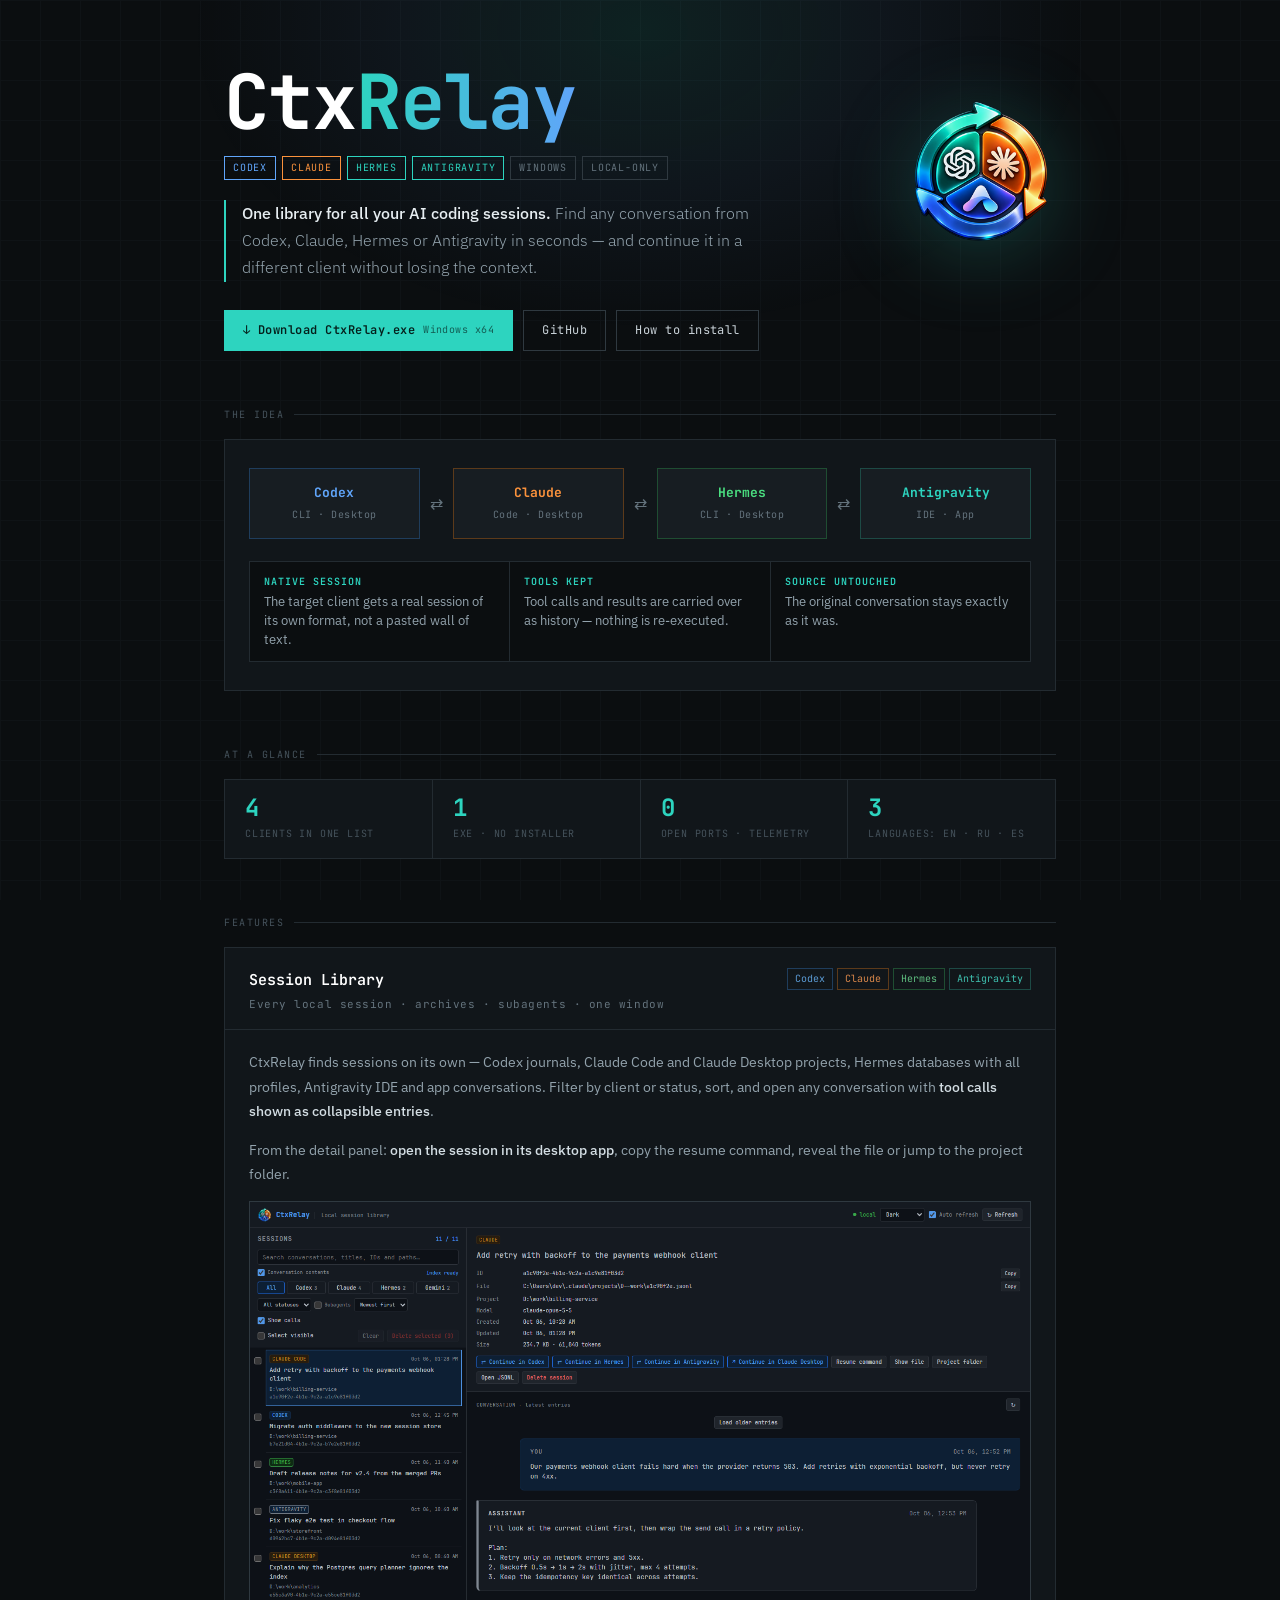
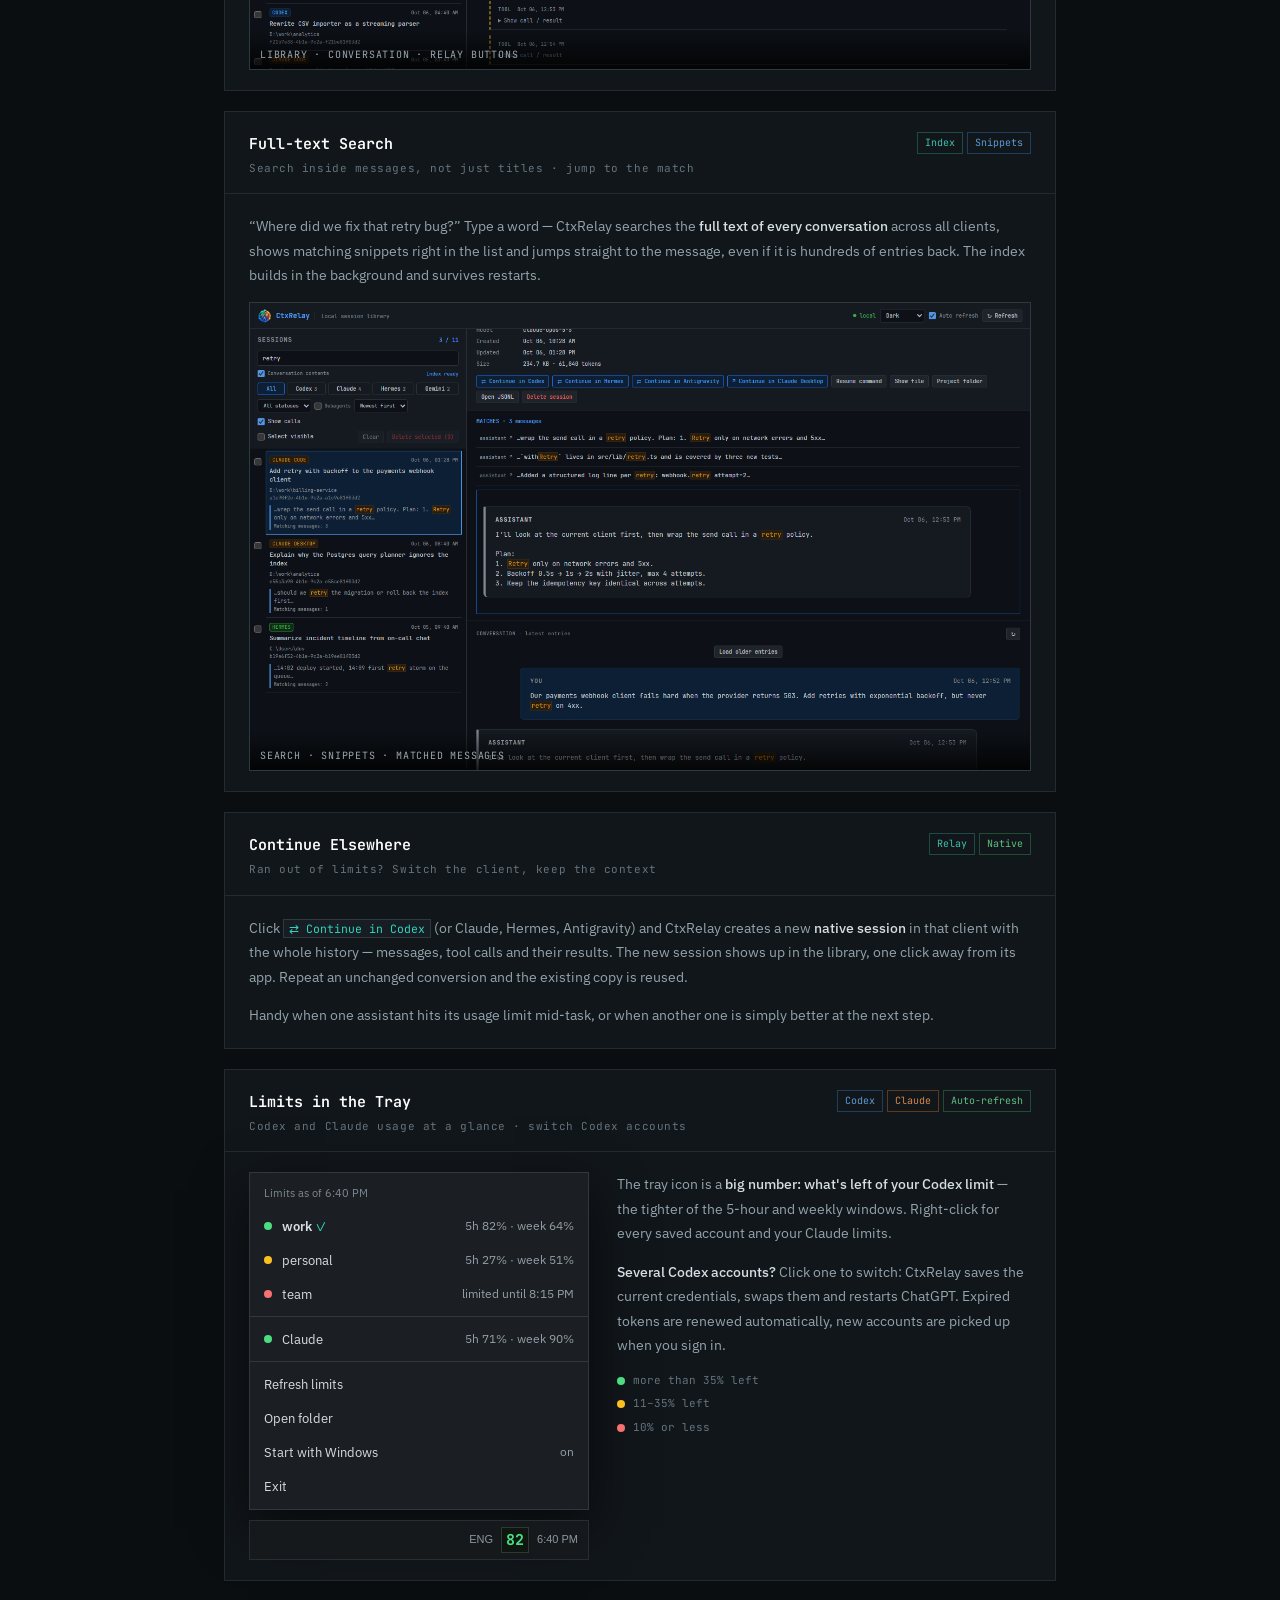
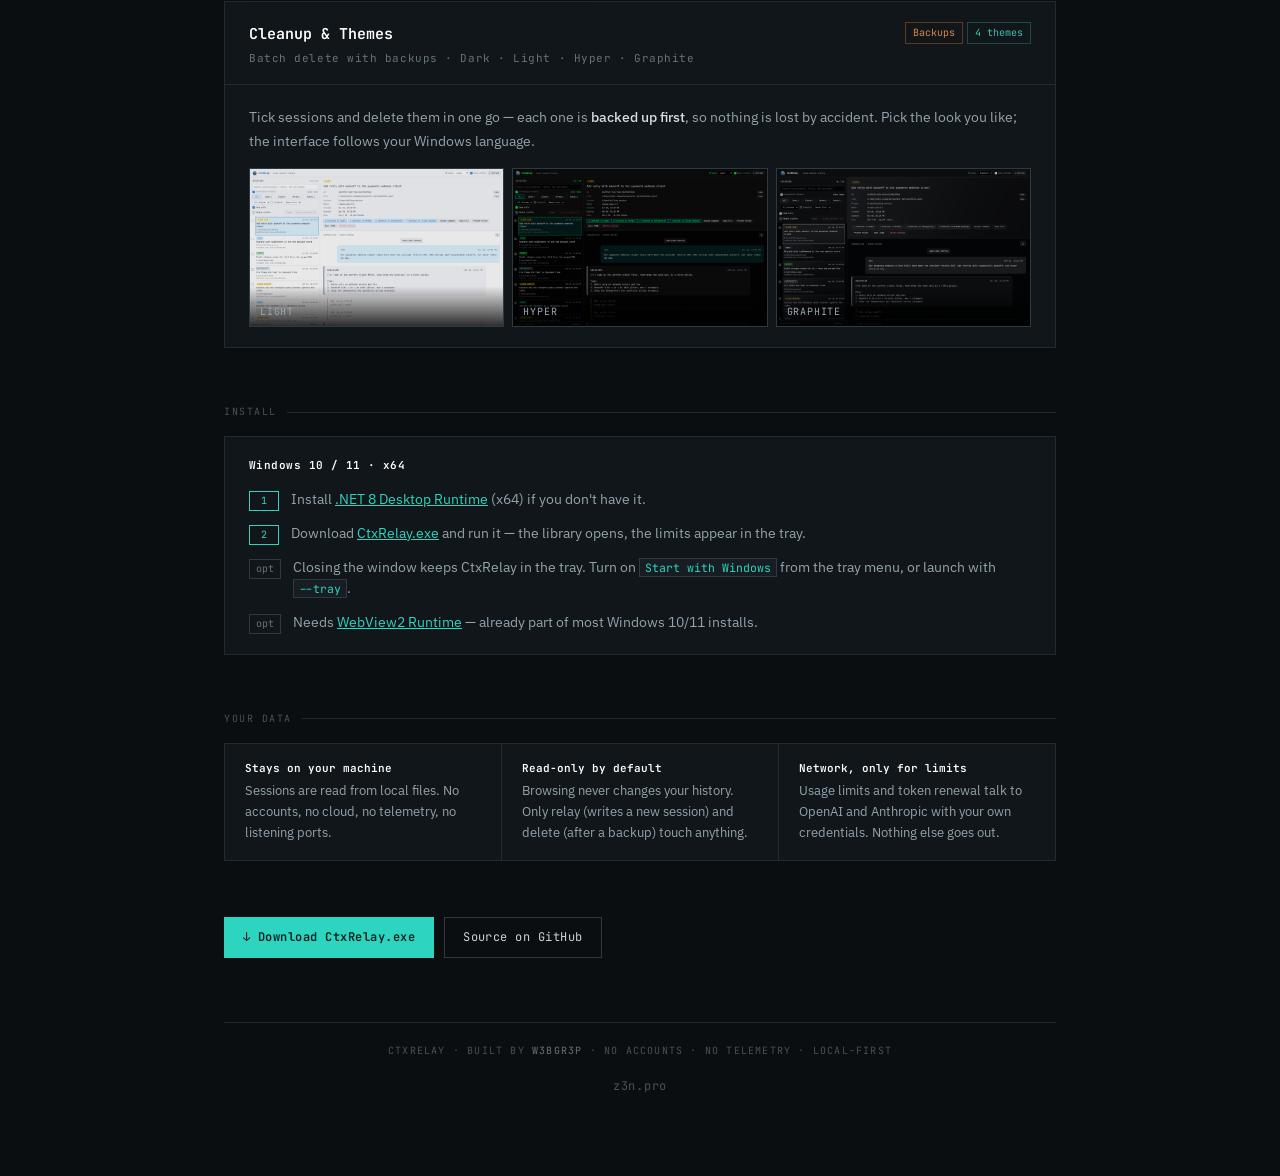
<file: docs/index.html>
<!DOCTYPE html>
<html lang="en">
<head>
  <meta charset="UTF-8">
  <meta name="viewport" content="width=device-width, initial-scale=1.0">
  <title>CtxRelay — one library for all your AI coding sessions</title>
  <meta name="description" content="Search Codex, Claude, Hermes and Antigravity sessions in one place and continue any conversation in another client. Windows, local, single exe.">
  <meta property="og:title" content="CtxRelay">
  <meta property="og:description" content="One library for Codex, Claude, Hermes and Antigravity sessions. Search them, read them, relay them to another client.">
  <meta property="og:image" content="images/library.png">
  <link rel="icon" type="image/png" href="images/logo.png">
  <link rel="preconnect" href="https://fonts.googleapis.com">
  <link href="https://fonts.googleapis.com/css2?family=JetBrains+Mono:wght@300;400;600;700&family=IBM+Plex+Sans:wght@300;400;500&display=swap" rel="stylesheet">
  <style>
    :root{
      --bg:#0b0e10;--bg2:#11161a;--bg3:#171d22;
      --border:#232b31;--border2:#2f3940;
      --text:#c9d2d8;--text-dim:#64737d;--text-muted:#45525b;--prose:#93a3ad;
      --teal:#2dd4bf;--orange:#fb923c;--blue:#60a5fa;--green:#4ade80;--amber:#fbbf24;--red:#f87171;
    }
    *{margin:0;padding:0;box-sizing:border-box}
    html{scroll-behavior:smooth}
    body{background:var(--bg);color:var(--text);font-family:'JetBrains Mono',monospace;font-size:13px;line-height:1.6;overflow-x:hidden}
    body::before{content:'';position:fixed;inset:0;background-image:linear-gradient(var(--border) 1px,transparent 1px),linear-gradient(90deg,var(--border) 1px,transparent 1px);background-size:40px 40px;opacity:.22;pointer-events:none;z-index:0}
    body::after{content:'';position:fixed;top:-30vh;left:50%;width:900px;height:600px;transform:translateX(-50%);background:radial-gradient(closest-side,rgba(45,212,191,.10),rgba(96,165,250,.05) 55%,transparent);pointer-events:none;z-index:0}
    .wrap{position:relative;z-index:1;max-width:880px;margin:0 auto;padding:64px 24px 80px}
    a{color:inherit}

    /* HERO */
    .hero{display:grid;grid-template-columns:1fr auto;gap:32px;align-items:center;margin-bottom:28px}
    .hero-logo{width:150px;height:150px;filter:drop-shadow(0 10px 40px rgba(45,212,191,.25))}
    .hero-name{font-size:clamp(44px,8vw,76px);font-weight:700;letter-spacing:-2px;color:#fff;line-height:1;margin-bottom:16px}
    .hero-name span{background:linear-gradient(90deg,var(--teal),var(--blue));-webkit-background-clip:text;background-clip:text;color:transparent}
    .hero-tags{display:flex;flex-wrap:wrap;gap:6px;margin-bottom:20px}
    .tag{font-size:10px;letter-spacing:.08em;text-transform:uppercase;padding:3px 8px;border:1px solid var(--border2);color:var(--text-dim)}
    .tag.t{border-color:var(--teal);color:var(--teal)}
    .tag.o{border-color:var(--orange);color:var(--orange)}
    .tag.b{border-color:var(--blue);color:var(--blue)}
    .hero-bio{font-family:'IBM Plex Sans',sans-serif;font-size:16px;font-weight:300;color:var(--prose);max-width:560px;line-height:1.7;border-left:2px solid var(--teal);padding-left:16px}
    .hero-bio b{color:#e6edf1;font-weight:500}
    .cta{display:flex;flex-wrap:wrap;gap:10px;margin:0 0 56px}
    .btn{font-family:'JetBrains Mono',monospace;font-size:12px;letter-spacing:.04em;padding:10px 18px;border:1px solid var(--border2);color:var(--text);text-decoration:none;transition:border-color .15s,color .15s,background .15s;display:inline-flex;align-items:center;gap:8px}
    .btn:hover{border-color:var(--teal);color:var(--teal)}
    .btn.primary{background:var(--teal);border-color:var(--teal);color:#05201c;font-weight:600}
    .btn.primary:hover{background:#5eead4;color:#05201c}
    .btn small{opacity:.65;font-weight:400}

    /* SECTION */
    .section{margin-bottom:56px}
    .section-label{font-size:10px;letter-spacing:.15em;text-transform:uppercase;color:var(--text-muted);margin-bottom:16px;display:flex;align-items:center;gap:10px}
    .section-label::after{content:'';flex:1;height:1px;background:var(--border)}

    /* RELAY DIAGRAM */
    .relay{border:1px solid var(--border);background:var(--bg2);padding:28px 24px}
    .relay-row{display:grid;grid-template-columns:1fr auto 1fr auto 1fr auto 1fr;align-items:center;gap:10px}
    .node{border:1px solid var(--border2);background:var(--bg3);padding:14px 10px;text-align:center}
    .node b{display:block;color:#fff;font-size:13px}
    .node small{font-size:10px;color:var(--text-dim);letter-spacing:.05em}
    .node.codex{border-color:#1f3d5c}.node.codex b{color:var(--blue)}
    .node.claude{border-color:#5c3a1a}.node.claude b{color:var(--orange)}
    .node.hermes{border-color:#1f4d32}.node.hermes b{color:var(--green)}
    .node.gemini{border-color:#1d4a45}.node.gemini b{color:var(--teal)}
    .link{color:var(--text-dim);font-size:16px;animation:pulse 2.4s ease-in-out infinite}
    .link:nth-of-type(2){animation-delay:.4s}.link:nth-of-type(3){animation-delay:.8s}
    @keyframes pulse{0%,100%{opacity:.35}50%{opacity:1;color:var(--teal)}}
    .relay-notes{display:grid;grid-template-columns:repeat(3,1fr);gap:1px;background:var(--border);border:1px solid var(--border);margin-top:22px}
    .relay-notes div{background:var(--bg);padding:12px 14px;font-family:'IBM Plex Sans',sans-serif;font-size:12.5px;color:var(--prose);line-height:1.5}
    .relay-notes b{display:block;font-family:'JetBrains Mono',monospace;font-size:10px;letter-spacing:.1em;text-transform:uppercase;color:var(--teal);margin-bottom:3px;font-weight:600}

    /* STATS */
    .stats{display:grid;grid-template-columns:repeat(auto-fit,minmax(150px,1fr));gap:1px;background:var(--border);border:1px solid var(--border)}
    .stat{background:var(--bg2);padding:16px 20px}
    .stat-val{font-size:24px;font-weight:700;color:var(--teal);line-height:1;margin-bottom:6px}
    .stat-label{font-size:10px;color:var(--text-muted);letter-spacing:.08em;text-transform:uppercase}

    /* FEATURES */
    .feature{border:1px solid var(--border);background:var(--bg2);margin-bottom:20px}
    .feature-header{padding:20px 24px 16px;display:flex;justify-content:space-between;align-items:flex-start;gap:12px;border-bottom:1px solid var(--border)}
    .feature-name{font-size:15px;font-weight:600;color:#fff;margin-bottom:4px}
    .feature-subtitle{font-size:11px;color:var(--text-dim);letter-spacing:.05em}
    .feature-badges{display:flex;flex-wrap:wrap;gap:4px;flex-shrink:0;justify-content:flex-end}
    .badge{font-size:10px;padding:2px 7px;border:1px solid var(--border2);color:var(--text-dim);white-space:nowrap}
    .badge.g{border-color:#1f4d32;color:#5fbf80}.badge.b{border-color:#1f3d5c;color:#5b9bd5}
    .badge.o{border-color:#5c3a1a;color:#d9874a}.badge.t{border-color:#1d4a45;color:#3fbfae}
    .feature-body{padding:20px 24px}
    .feature-desc{font-family:'IBM Plex Sans',sans-serif;font-size:14px;color:var(--prose);line-height:1.75;margin-bottom:14px}
    .feature-desc:last-child{margin-bottom:0}
    .feature-desc strong{color:#d3dde3;font-weight:500}
    .feature-desc code{font-family:'JetBrains Mono',monospace;font-size:11.5px;color:var(--teal);background:var(--bg3);border:1px solid var(--border2);padding:1px 5px}

    /* SCREENSHOTS */
    .screenshots{display:grid;grid-template-columns:1fr 1fr;gap:8px;margin-top:4px}
    .screenshots.single{grid-template-columns:1fr}
    .screenshots.three{grid-template-columns:repeat(3,1fr)}
    .ss{border:1px solid var(--border2);overflow:hidden;aspect-ratio:16/10;position:relative;background:var(--bg3);cursor:zoom-in}
    .screenshots.single .ss{aspect-ratio:16/9.6}
    .ss img{width:100%;height:100%;object-fit:cover;object-position:top left;display:block;opacity:.9;transition:opacity .2s,transform .4s}
    .ss:hover img{opacity:1;transform:scale(1.01)}
    .ss-label{position:absolute;bottom:0;left:0;right:0;background:linear-gradient(transparent,rgba(0,0,0,.8));font-size:10px;letter-spacing:.08em;text-transform:uppercase;color:#9aa7af;padding:18px 10px 6px}

    /* TRAY MOCK */
    .tray-demo{display:grid;grid-template-columns:auto 1fr;gap:28px;align-items:start}
    .menu{width:340px;max-width:100%;background:#1b1f23;border:1px solid #30373d;box-shadow:0 18px 50px rgba(0,0,0,.55);padding:6px 0;font-family:'Segoe UI','IBM Plex Sans',sans-serif;font-size:12.5px;color:#d7dde2}
    .menu-cap{padding:6px 14px;font-size:11px;color:#7d8a93}
    .menu-item{display:flex;align-items:center;gap:10px;padding:7px 14px}
    .menu-item:hover{background:#262c32}
    .menu-item .dot{width:8px;height:8px;border-radius:50%;flex-shrink:0}
    .menu-item .name{flex:1}
    .menu-item .name b{font-weight:600}
    .menu-item .right{color:#93a0a9;font-variant-numeric:tabular-nums;font-size:12px}
    .menu-item.active .name::after{content:' ✓';color:var(--teal)}
    .menu-sep{height:1px;background:#30373d;margin:5px 0}
    .taskbar{display:flex;align-items:center;gap:8px;margin-top:10px;width:340px;max-width:100%;justify-content:flex-end;padding:6px 10px;background:#15191c;border:1px solid #262d33;font-family:'Segoe UI',sans-serif;font-size:11px;color:#8a979f}
    .tray-icon{font-family:'JetBrains Mono',monospace;font-weight:700;font-size:15px;color:var(--green);padding:0 4px;border:1px solid #2a3a30;background:#0f1612}
    .legend{display:flex;flex-direction:column;gap:6px;margin-top:14px;font-size:11px;color:var(--text-dim)}
    .legend span::before{content:'';display:inline-block;width:8px;height:8px;border-radius:50%;margin-right:8px;vertical-align:middle;background:var(--c)}

    /* INSTALL */
    .install{border:1px solid var(--border);background:var(--bg2);padding:20px 24px}
    .install-title{font-size:11px;font-weight:600;color:#fff;margin-bottom:14px;letter-spacing:.04em}
    .install-step{display:flex;gap:12px;align-items:flex-start;margin-bottom:12px;font-family:'IBM Plex Sans',sans-serif;font-size:13.5px;color:var(--prose);line-height:1.6}
    .install-step:last-child{margin-bottom:0}
    .install-num{font-family:'JetBrains Mono',monospace;font-size:10px;color:var(--teal);border:1px solid var(--teal);padding:1px 6px;flex-shrink:0;margin-top:2px;min-width:30px;text-align:center}
    .install-num.opt{color:var(--text-dim);border-color:var(--border2)}
    .install-step a{color:var(--teal)}
    .install-step code{font-family:'JetBrains Mono',monospace;font-size:11.5px;color:var(--teal);background:var(--bg3);border:1px solid var(--border2);padding:1px 5px;white-space:nowrap}

    /* PRIVACY */
    .facts{display:grid;grid-template-columns:repeat(auto-fit,minmax(240px,1fr));gap:1px;background:var(--border);border:1px solid var(--border)}
    .fact{background:var(--bg2);padding:16px 20px;font-family:'IBM Plex Sans',sans-serif;font-size:13px;color:var(--prose);line-height:1.6}
    .fact b{display:block;font-family:'JetBrains Mono',monospace;font-size:11px;color:#fff;margin-bottom:4px;font-weight:600}

    footer{margin-top:64px;padding-top:20px;border-top:1px solid var(--border);font-size:10px;color:var(--text-muted);letter-spacing:.12em;text-transform:uppercase;text-align:center}
    footer a{color:var(--text-dim);text-decoration:none}footer a:hover{color:var(--teal)}
    footer .home{display:block;margin-top:18px;font-size:12px;letter-spacing:.06em;text-transform:none;color:var(--text-muted)}

    /* LIGHTBOX */
    #lb{display:none;position:fixed;inset:0;z-index:9999;background:rgba(0,0,0,.92);cursor:zoom-out;align-items:center;justify-content:center}
    #lb.on{display:flex}
    #lb img{max-width:94vw;max-height:92vh;object-fit:contain;box-shadow:0 0 80px rgba(0,0,0,.8);border:1px solid var(--border2)}
    #lb-close{position:fixed;top:20px;right:24px;color:var(--text-dim);font-size:11px;letter-spacing:.1em;text-transform:uppercase;cursor:pointer}

    @media(max-width:720px){
      .hero{grid-template-columns:1fr}
      .hero-logo{width:96px;height:96px;order:-1}
      .relay-row{grid-template-columns:1fr 1fr;gap:8px}
      .relay-row .link{display:none}
      .relay-notes{grid-template-columns:1fr}
      .tray-demo{grid-template-columns:1fr}
      .screenshots,.screenshots.three{grid-template-columns:1fr}
      .feature-header{flex-direction:column}
      .feature-badges{justify-content:flex-start}
    }
    @media(prefers-reduced-motion:reduce){.link{animation:none}.ss img{transition:none}}
  </style>
</head>
<body>
<div class="wrap">
  <!-- HERO -->
  <header class="hero">
    <div>
      <h1 class="hero-name">Ctx<span>Relay</span></h1>
      <div class="hero-tags">
        <span class="tag b">Codex</span>
        <span class="tag o">Claude</span>
        <span class="tag t">Hermes</span>
        <span class="tag t">Antigravity</span>
        <span class="tag">Windows</span>
        <span class="tag">Local-only</span>
      </div>
      <p class="hero-bio">
        <b>One library for all your AI coding sessions.</b>
        Find any conversation from Codex, Claude, Hermes or Antigravity in seconds —
        and continue it in a different client without losing the context.
      </p>
    </div>
    <img class="hero-logo" src="images/logo.png" alt="CtxRelay logo" width="150" height="150">
  </header>
  <div class="cta">
    <a class="btn primary" href="https://github.com/w3bgr3p/CtxRelay/releases/latest/download/CtxRelay.exe">↓ Download CtxRelay.exe <small>Windows x64</small></a>
    <a class="btn" href="https://github.com/w3bgr3p/CtxRelay">GitHub</a>
    <a class="btn" href="#install">How to install</a>
  </div>

  <!-- RELAY -->
  <section class="section">
    <div class="section-label">The idea</div>
    <div class="relay">
      <div class="relay-row">
        <div class="node codex"><b>Codex</b><small>CLI · Desktop</small></div>
        <span class="link">⇄</span>
        <div class="node claude"><b>Claude</b><small>Code · Desktop</small></div>
        <span class="link">⇄</span>
        <div class="node hermes"><b>Hermes</b><small>CLI · Desktop</small></div>
        <span class="link">⇄</span>
        <div class="node gemini"><b>Antigravity</b><small>IDE · App</small></div>
      </div>
      <div class="relay-notes">
        <div><b>Native session</b>The target client gets a real session of its own format, not a pasted wall of text.</div>
        <div><b>Tools kept</b>Tool calls and results are carried over as history — nothing is re-executed.</div>
        <div><b>Source untouched</b>The original conversation stays exactly as it was.</div>
      </div>
    </div>
  </section>

  <!-- STATS -->
  <section class="section">
    <div class="section-label">At a glance</div>
    <div class="stats">
      <div class="stat"><div class="stat-val">4</div><div class="stat-label">clients in one list</div></div>
      <div class="stat"><div class="stat-val">1</div><div class="stat-label">exe · no installer</div></div>
      <div class="stat"><div class="stat-val">0</div><div class="stat-label">open ports · telemetry</div></div>
      <div class="stat"><div class="stat-val">3</div><div class="stat-label">languages: en · ru · es</div></div>
    </div>
  </section>

  <!-- FEATURES -->
  <section class="section">
    <div class="section-label">Features</div>

    <div class="feature">
      <div class="feature-header">
        <div>
          <div class="feature-name">Session Library</div>
          <div class="feature-subtitle">Every local session · archives · subagents · one window</div>
        </div>
        <div class="feature-badges"><span class="badge b">Codex</span><span class="badge o">Claude</span><span class="badge g">Hermes</span><span class="badge t">Antigravity</span></div>
      </div>
      <div class="feature-body">
        <p class="feature-desc">
          CtxRelay finds sessions on its own — Codex journals, Claude Code and Claude Desktop projects,
          Hermes databases with all profiles, Antigravity IDE and app conversations. Filter by client or status,
          sort, and open any conversation with <strong>tool calls shown as collapsible entries</strong>.
        </p>
        <p class="feature-desc">
          From the detail panel: <strong>open the session in its desktop app</strong>, copy the resume command,
          reveal the file or jump to the project folder.
        </p>
        <div class="screenshots single">
          <div class="ss"><img src="images/library.png" alt="Session library with a Claude conversation open" loading="lazy"><div class="ss-label">Library · conversation · relay buttons</div></div>
        </div>
      </div>
    </div>

    <div class="feature">
      <div class="feature-header">
        <div>
          <div class="feature-name">Full-text Search</div>
          <div class="feature-subtitle">Search inside messages, not just titles · jump to the match</div>
        </div>
        <div class="feature-badges"><span class="badge t">Index</span><span class="badge b">Snippets</span></div>
      </div>
      <div class="feature-body">
        <p class="feature-desc">
          “Where did we fix that retry bug?” Type a word — CtxRelay searches the <strong>full text of every conversation</strong>
          across all clients, shows matching snippets right in the list and jumps straight to the message,
          even if it is hundreds of entries back. The index builds in the background and survives restarts.
        </p>
        <div class="screenshots single">
          <div class="ss"><img src="images/search.png" alt="Content search with highlighted matches" loading="lazy"><div class="ss-label">Search · snippets · matched messages</div></div>
        </div>
      </div>
    </div>

    <div class="feature">
      <div class="feature-header">
        <div>
          <div class="feature-name">Continue Elsewhere</div>
          <div class="feature-subtitle">Ran out of limits? Switch the client, keep the context</div>
        </div>
        <div class="feature-badges"><span class="badge t">Relay</span><span class="badge g">Native</span></div>
      </div>
      <div class="feature-body">
        <p class="feature-desc">
          Click <code>⇄ Continue in Codex</code> (or Claude, Hermes, Antigravity) and CtxRelay creates a new
          <strong>native session</strong> in that client with the whole history — messages, tool calls and their results.
          The new session shows up in the library, one click away from its app. Repeat an unchanged conversion and the existing copy is reused.
        </p>
        <p class="feature-desc">
          Handy when one assistant hits its usage limit mid-task, or when another one is simply better at the next step.
        </p>
      </div>
    </div>

    <div class="feature">
      <div class="feature-header">
        <div>
          <div class="feature-name">Limits in the Tray</div>
          <div class="feature-subtitle">Codex and Claude usage at a glance · switch Codex accounts</div>
        </div>
        <div class="feature-badges"><span class="badge b">Codex</span><span class="badge o">Claude</span><span class="badge g">Auto-refresh</span></div>
      </div>
      <div class="feature-body">
        <div class="tray-demo">
          <div>
            <div class="menu" aria-label="Tray menu example">
              <div class="menu-cap">Limits as of 6:40 PM</div>
              <div class="menu-item active"><span class="dot" style="background:var(--green)"></span><span class="name"><b>work</b></span><span class="right">5h 82% · week 64%</span></div>
              <div class="menu-item"><span class="dot" style="background:var(--amber)"></span><span class="name">personal</span><span class="right">5h 27% · week 51%</span></div>
              <div class="menu-item"><span class="dot" style="background:var(--red)"></span><span class="name">team</span><span class="right">limited until 8:15 PM</span></div>
              <div class="menu-sep"></div>
              <div class="menu-item"><span class="dot" style="background:var(--green)"></span><span class="name">Claude</span><span class="right">5h 71% · week 90%</span></div>
              <div class="menu-sep"></div>
              <div class="menu-item"><span class="name">Refresh limits</span></div>
              <div class="menu-item"><span class="name">Open folder</span></div>
              <div class="menu-item"><span class="name">Start with Windows</span><span class="right">on</span></div>
              <div class="menu-item"><span class="name">Exit</span></div>
            </div>
            <div class="taskbar">ENG <span class="tray-icon" title="Remaining limit of the active account">82</span> 6:40 PM</div>
          </div>
          <div>
            <p class="feature-desc">
              The tray icon is a <strong>big number: what's left of your Codex limit</strong> — the tighter of the 5-hour and weekly windows.
              Right-click for every saved account and your Claude limits.
            </p>
            <p class="feature-desc">
              <strong>Several Codex accounts?</strong> Click one to switch: CtxRelay saves the current credentials,
              swaps them and restarts ChatGPT. Expired tokens are renewed automatically, new accounts are picked up when you sign in.
            </p>
            <div class="legend">
              <span style="--c:var(--green)">more than 35% left</span>
              <span style="--c:var(--amber)">11–35% left</span>
              <span style="--c:var(--red)">10% or less</span>
            </div>
          </div>
        </div>
      </div>
    </div>

    <div class="feature">
      <div class="feature-header">
        <div>
          <div class="feature-name">Cleanup &amp; Themes</div>
          <div class="feature-subtitle">Batch delete with backups · Dark · Light · Hyper · Graphite</div>
        </div>
        <div class="feature-badges"><span class="badge o">Backups</span><span class="badge t">4 themes</span></div>
      </div>
      <div class="feature-body">
        <p class="feature-desc">
          Tick sessions and delete them in one go — each one is <strong>backed up first</strong>, so nothing is lost by accident.
          Pick the look you like; the interface follows your Windows language.
        </p>
        <div class="screenshots three">
          <div class="ss"><img src="images/theme-light.png" alt="Light theme" loading="lazy"><div class="ss-label">Light</div></div>
          <div class="ss"><img src="images/theme-hyper.png" alt="Hyper theme" loading="lazy"><div class="ss-label">Hyper</div></div>
          <div class="ss"><img src="images/theme-graphite.png" alt="Graphite theme" loading="lazy"><div class="ss-label">Graphite</div></div>
        </div>
      </div>
    </div>
  </section>

  <!-- INSTALL -->
  <section class="section" id="install">
    <div class="section-label">Install</div>
    <div class="install">
      <div class="install-title">Windows 10 / 11 · x64</div>
      <div class="install-step"><span class="install-num">1</span><span>Install <a href="https://dotnet.microsoft.com/download/dotnet/8.0">.NET 8 Desktop Runtime</a> (x64) if you don't have it.</span></div>
      <div class="install-step"><span class="install-num">2</span><span>Download <a href="https://github.com/w3bgr3p/CtxRelay/releases/latest/download/CtxRelay.exe">CtxRelay.exe</a> and run it — the library opens, the limits appear in the tray.</span></div>
      <div class="install-step"><span class="install-num opt">opt</span><span>Closing the window keeps CtxRelay in the tray. Turn on <code>Start with Windows</code> from the tray menu, or launch with <code>--tray</code>.</span></div>
      <div class="install-step"><span class="install-num opt">opt</span><span>Needs <a href="https://developer.microsoft.com/microsoft-edge/webview2/">WebView2 Runtime</a> — already part of most Windows 10/11 installs.</span></div>
    </div>
  </section>

  <!-- PRIVACY -->
  <section class="section">
    <div class="section-label">Your data</div>
    <div class="facts">
      <div class="fact"><b>Stays on your machine</b>Sessions are read from local files. No accounts, no cloud, no telemetry, no listening ports.</div>
      <div class="fact"><b>Read-only by default</b>Browsing never changes your history. Only relay (writes a new session) and delete (after a backup) touch anything.</div>
      <div class="fact"><b>Network, only for limits</b>Usage limits and token renewal talk to OpenAI and Anthropic with your own credentials. Nothing else goes out.</div>
    </div>
  </section>

  <div class="cta" style="margin-bottom:0">
    <a class="btn primary" href="https://github.com/w3bgr3p/CtxRelay/releases/latest/download/CtxRelay.exe">↓ Download CtxRelay.exe</a>
    <a class="btn" href="https://github.com/w3bgr3p/CtxRelay">Source on GitHub</a>
  </div>

  <footer>CtxRelay · built by <a href="https://github.com/w3bgr3p">w3bgr3p</a> · no accounts · no telemetry · local-first
    <a class="home" href="https://z3n.pro">z3n.pro</a></footer>
</div>
<div id="lb" role="dialog" aria-label="Screenshot"><span id="lb-close">close ✕</span><img alt=""></div>
<script>
  const lb = document.getElementById('lb'), lbImg = lb.querySelector('img');
  document.querySelectorAll('.ss').forEach(el => el.addEventListener('click', () => {
    const img = el.querySelector('img'); lbImg.src = img.src; lbImg.alt = img.alt; lb.classList.add('on');
  }));
  lb.addEventListener('click', () => lb.classList.remove('on'));
  document.addEventListener('keydown', e => { if (e.key === 'Escape') lb.classList.remove('on'); });
</script>
</body>
</html>
</file>
